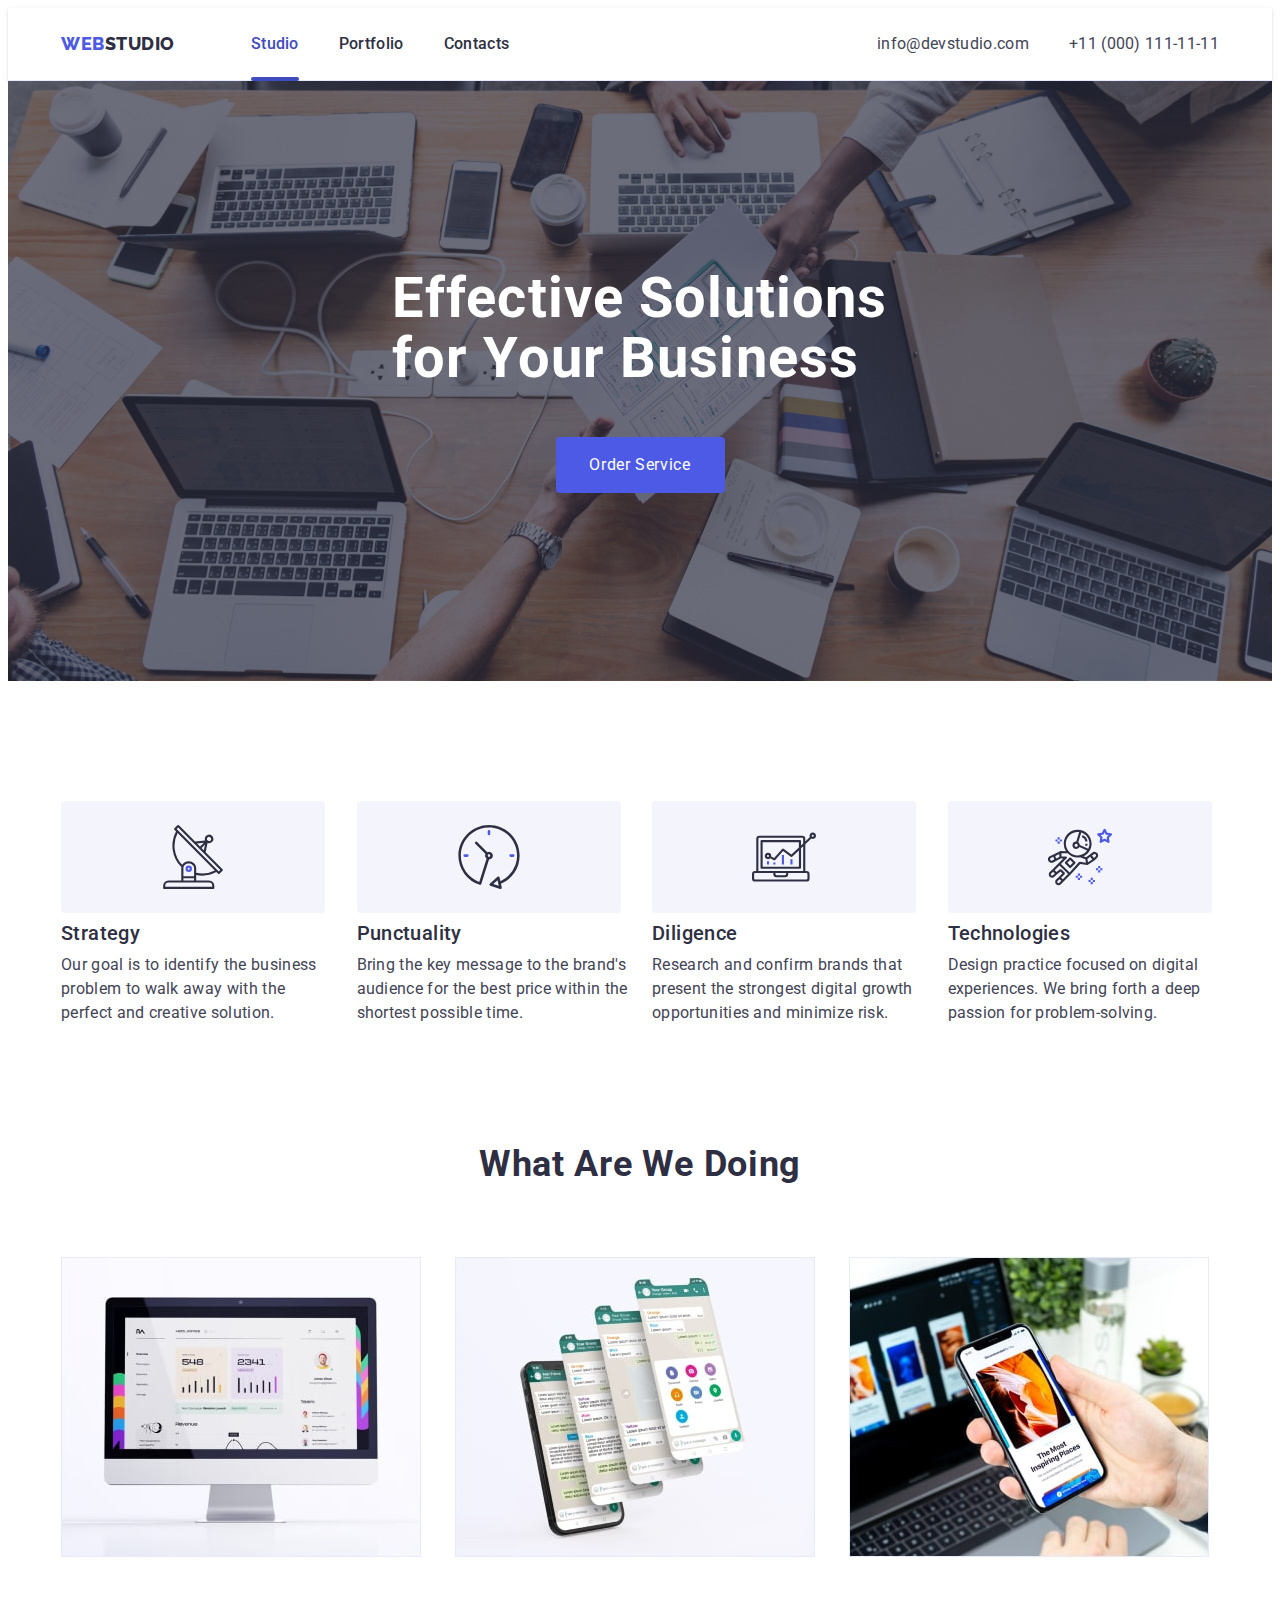
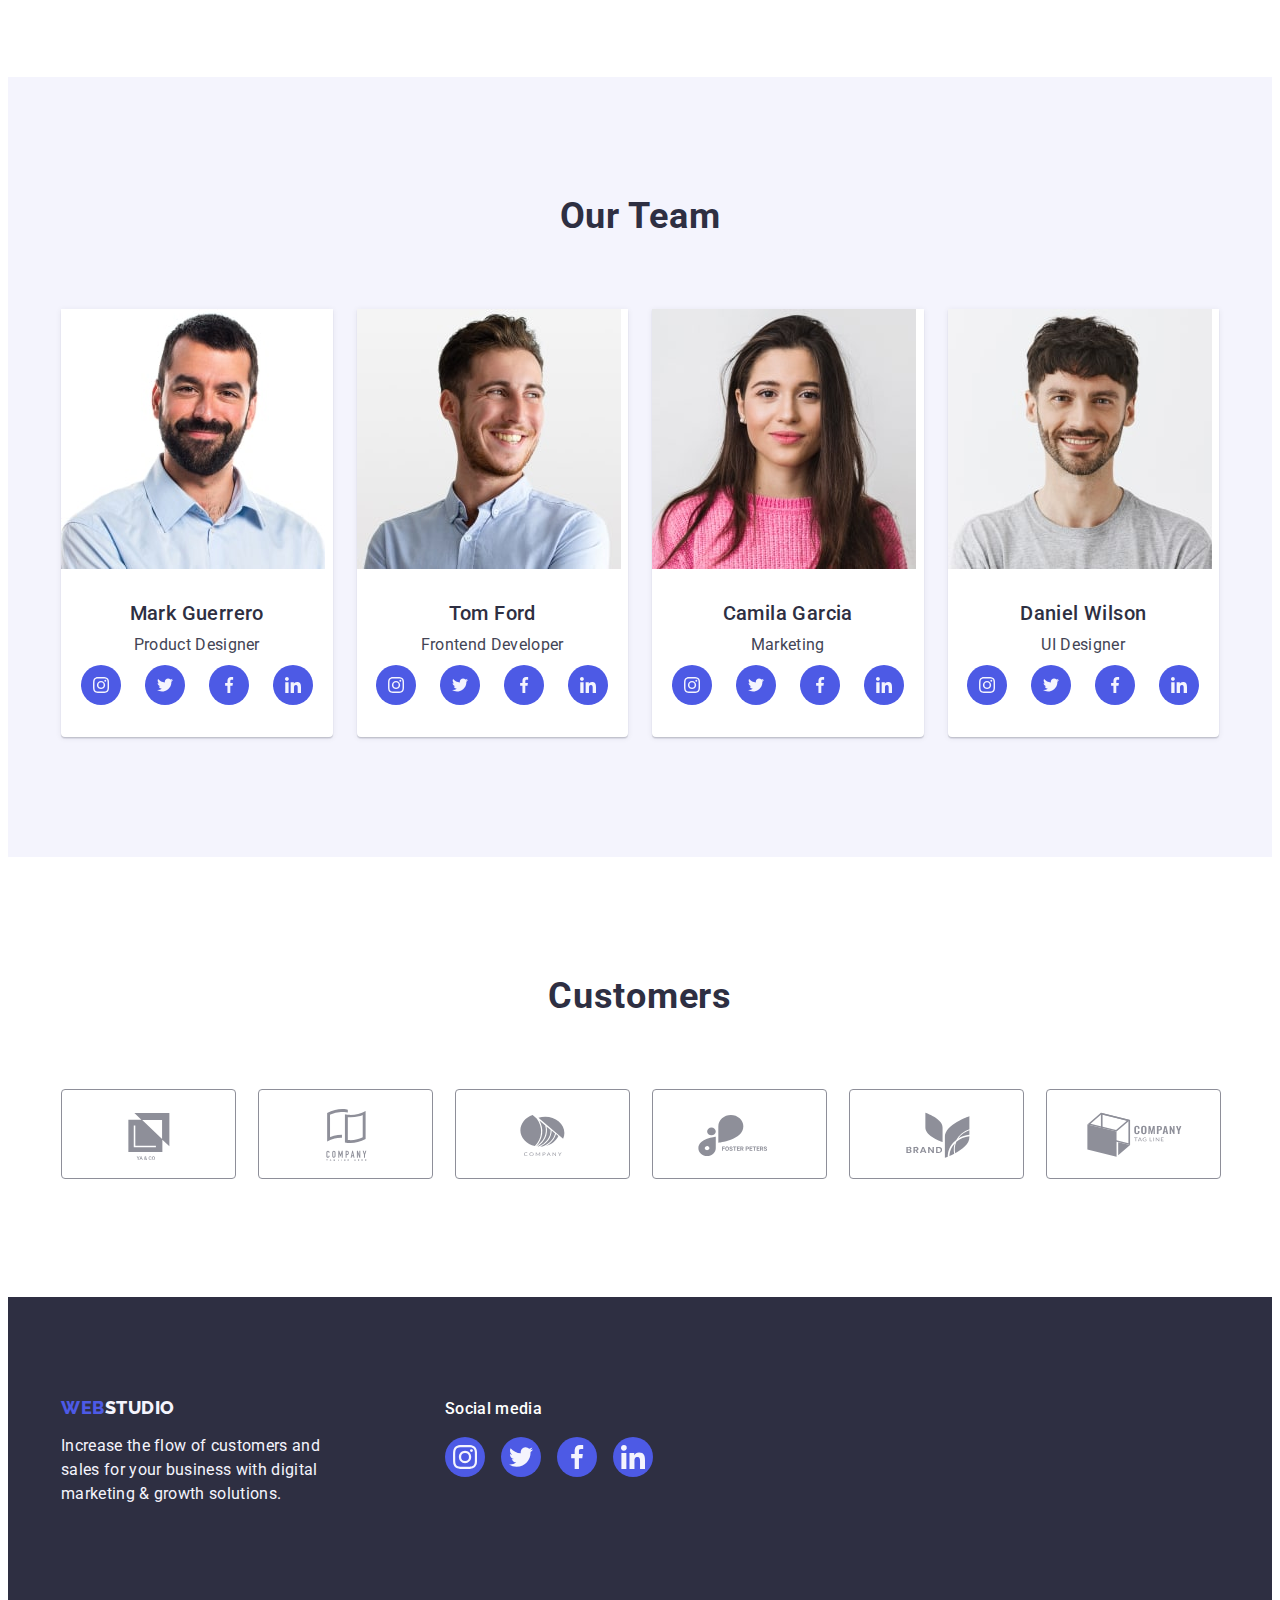
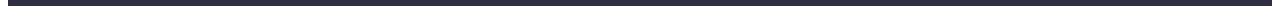
<file: index.html>
<!DOCTYPE html>
<html lang="en">
  <head>
    <meta charset="UTF-8" />
    <meta name="viewport" content="width=, initial-scale=1.0" />
    <title>Web Studio</title>
    <link rel="preconnect" href="https://fonts.googleapis.com" />
    <link rel="preconnect" href="https://fonts.gstatic.com" crossorigin />
    <link
      href="https://fonts.googleapis.com/css2?family=Raleway:wght@800&family=Roboto:wght@400;500;700;900&display=swap"
      rel="stylesheet"
    />
    <link
      rel="stylesheet"
      href="https://cdnjs.cloudflare.com/ajax/libs/modern-normalize/2.0.0/modern-normalize.min.css"
      integrity="sha512-4xo8blKMVCiXpTaLzQSLSw3KFOVPWhm/TRtuPVc4WG6kUgjH6J03IBuG7JZPkcWMxJ5huwaBpOpnwYElP/m6wg=="
      crossorigin="anonymous"
      referrerpolicy="no-referrer"
    />
    <link rel="stylesheet" href="./css/styles.css" />
  </head>
  <body>
    <header class="header">
      <div class="container header-container">
        <nav class="header-navigation">
          <a href="./index.html" class="logo link"
            >Web<span class="logo-accent">Studio</span></a
          >
          <ul class="header-menu-link list">
            <li>
              <a href="./index.html" class="header-menu-item link current"
                >Studio</a
              >
            </li>
            <li>
              <a href="./portfolio.html" class="header-menu-item link"
                >Portfolio</a
              >
            </li>
            <li><a href="" class="header-menu-item link">Contacts</a></li>
          </ul>
        </nav>
        <address class="socials">
          <ul class="header-socials list">
            <li>
              <a
                href="mailto:info@devstudio.com"
                class="header-socials-item link"
                >info@devstudio.com</a
              >
            </li>
            <li>
              <a href="tel:+110001111111" class="header-socials-item link"
                >+11 (000) 111-11-11</a
              >
            </li>
          </ul>
        </address>
      </div>
    </header>
    <main>
      <section class="hero">
        <div class="container hero-container">
          <h1 class="hero-title">Effective Solutions for Your Business</h1>
          <button type="button" class="hero-btn" data-modal-open>
            Order Service
          </button>
        </div>
      </section>
      <section class="exposition">
        <div class="container exposition-container">
          <h2 class="visually-hidden section-title">exposition</h2>
          <ul class="exposition-list list">
            <li class="exposition-item">
              <div class="exposition-box">
                <svg class="exposition-icon" width="64" height="64">
                  <use href="./images/icons.svg#icon-antenna"></use>
                </svg>
              </div>
              <h3 class="exposition-subtitle section-subtitle">Strategy</h3>
              <p class="exposition-item-text section-text">
                Our goal is to identify the business problem to walk away with
                the perfect and creative solution.
              </p>
            </li>
            <li class="exposition-item">
              <div class="exposition-box">
                <svg class="exposition-icon" width="64" height="64">
                  <use href="./images/icons.svg#icon-clock"></use>
                </svg>
              </div>
              <h3 class="exposition-subtitle section-subtitle">Punctuality</h3>
              <p class="exposition-item-text section-text">
                Bring the key message to the brand's audience for the best price
                within the shortest possible time.
              </p>
            </li>
            <li class="exposition-item">
              <div class="exposition-box">
                <svg class="exposition-icon" width="64" height="64">
                  <use href="./images/icons.svg#icon-diagram"></use>
                </svg>
              </div>
              <h3 class="exposition-subtitle section-subtitle">Diligence</h3>
              <p class="exposition-item-text section-text">
                Research and confirm brands that present the strongest digital
                growth opportunities and minimize risk.
              </p>
            </li>
            <li class="exposition-item">
              <div class="exposition-box">
                <svg class="exposition-icon" width="64" height="64">
                  <use href="./images/icons.svg#icon-astronaut"></use>
                </svg>
              </div>
              <h3 class="exposition-subtitle section-subtitle">Technologies</h3>
              <p class="exposition-item-text section-text">
                Design practice focused on digital experiences. We bring forth a
                deep passion for problem-solving.
              </p>
            </li>
          </ul>
        </div>
      </section>
      <section class="we-doing">
        <div class="container">
          <h2 class="we-doing-title section-title">What are we doing</h2>
          <ul class="we-doing-list list">
            <li class="we-doing-item">
              <img
                src="./images/pc.jpg"
                alt="pc-screen"
                width="360"
                height="300"
              />
            </li>
            <li class="we-doing-item">
              <img
                src="./images/rectangle.jpg"
                alt="cellphone"
                width="360"
                height="300"
              />
            </li>
            <li class="we-doing-item">
              <img
                src="./images/mobile.jpg"
                alt="screen-cellphone"
                width="360"
                height="300"
              />
            </li>
          </ul>
        </div>
      </section>
      <section class="team">
        <div class="container">
          <h2 class="team-title section-title">Our Team</h2>
          <ul class="team-list list">
            <li class="team-item">
              <img
                src="./images/mark-gue.jpg"
                alt="mark guerrero"
                width="264"
                height="260"
              />
              <div class="worker">
                <h3 class="team-list-subtitle section-subtitle">
                  Mark Guerrero
                </h3>
                <p class="team-text section-text">Product Designer</p>

                <ul class="socials-item-blocks list">
                  <li class="socials-item-block">
                    <a class="team-socials-link link" href="">
                      <svg class="team-socials-icon" width="16" height="16">
                        <use href="./images/icons.svg#icon-instagram"></use>
                      </svg>
                    </a>
                  </li>
                  <li class="socials-item-block">
                    <a class="team-socials-link link" href="">
                      <svg class="team-socials-icon" width="16" height="16">
                        <use href="./images/icons.svg#icon-twitter"></use>
                      </svg>
                    </a>
                  </li>
                  <li class="socials-item-block">
                    <a class="team-socials-link link" href="">
                      <svg class="team-socials-icon" width="16" height="16">
                        <use href="./images/icons.svg#icon-facebook"></use>
                      </svg>
                    </a>
                  </li>
                  <li class="socials-item-block">
                    <a class="team-socials-link link" href="">
                      <svg class="team-socials-icon" width="16" height="16">
                        <use href="./images/icons.svg#icon-linkedin"></use>
                      </svg>
                    </a>
                  </li>
                </ul>
              </div>
            </li>
            <li class="team-item">
              <img
                src="./images/tom-ford.jpg"
                alt="tom ford"
                width="264"
                height="260"
              />
              <div class="worker">
                <h3 class="team-list-subtitle section-subtitle">Tom Ford</h3>
                <p class="team-text section-text">Frontend Developer</p>

                <ul class="socials-item-blocks list">
                  <li class="socials-item-block">
                    <a class="team-socials-link link" href="">
                      <svg class="team-socials-icon" width="16" height="16">
                        <use href="./images/icons.svg#icon-instagram"></use>
                      </svg>
                    </a>
                  </li>
                  <li class="socials-item-block">
                    <a class="team-socials-link link" href="">
                      <svg class="team-socials-icon" width="16" height="16">
                        <use href="./images/icons.svg#icon-twitter"></use>
                      </svg>
                    </a>
                  </li>
                  <li class="socials-item-block">
                    <a class="team-socials-link link" href="">
                      <svg class="team-socials-icon" width="16" height="16">
                        <use href="./images/icons.svg#icon-facebook"></use>
                      </svg>
                    </a>
                  </li>
                  <li class="socials-item-block">
                    <a class="team-socials-link link" href="">
                      <svg class="team-socials-icon" width="16" height="16">
                        <use href="./images/icons.svg#icon-linkedin"></use>
                      </svg>
                    </a>
                  </li>
                </ul>
              </div>
            </li>
            <li class="team-item">
              <img
                src="./images/camila-garcia.jpg"
                alt="camila garcia"
                width="264"
                height="260"
              />
              <div class="worker">
                <h3 class="team-list-subtitle section-subtitle">
                  Camila Garcia
                </h3>
                <p class="team-text section-text">Marketing</p>

                <ul class="socials-item-blocks list">
                  <li class="socials-item-block">
                    <a class="team-socials-link link" href="">
                      <svg class="team-socials-icon" width="16" height="16">
                        <use href="./images/icons.svg#icon-instagram"></use>
                      </svg>
                    </a>
                  </li>
                  <li class="socials-item-block">
                    <a class="team-socials-link link" href="">
                      <svg class="team-socials-icon" width="16" height="16">
                        <use href="./images/icons.svg#icon-twitter"></use>
                      </svg>
                    </a>
                  </li>
                  <li class="socials-item-block">
                    <a class="team-socials-link link" href="">
                      <svg class="team-socials-icon" width="16" height="16">
                        <use href="./images/icons.svg#icon-facebook"></use>
                      </svg>
                    </a>
                  </li>
                  <li class="socials-item-block">
                    <a class="team-socials-link link" href="">
                      <svg class="team-socials-icon" width="16" height="16">
                        <use href="./images/icons.svg#icon-linkedin"></use>
                      </svg>
                    </a>
                  </li>
                </ul>
              </div>
            </li>
            <li class="team-item">
              <img
                src="./images/daniel-wilson.jpg"
                alt="daniel wilson"
                width="264"
                height="260"
              />
              <div class="worker">
                <h3 class="team-list-subtitle section-subtitle">
                  Daniel Wilson
                </h3>
                <p class="team-text section-text">UI Designer</p>

                <ul class="socials-item-blocks list">
                  <li class="socials-item-block">
                    <a class="team-socials-link link" href="">
                      <svg class="team-socials-icon" width="16" height="16">
                        <use href="./images/icons.svg#icon-instagram"></use>
                      </svg>
                    </a>
                  </li>
                  <li class="socials-item-block">
                    <a class="team-socials-link link" href="">
                      <svg class="team-socials-icon" width="16" height="16">
                        <use href="./images/icons.svg#icon-twitter"></use>
                      </svg>
                    </a>
                  </li>
                  <li class="socials-item-block">
                    <a class="team-socials-link link" href="">
                      <svg class="team-socials-icon" width="16" height="16">
                        <use href="./images/icons.svg#icon-facebook"></use>
                      </svg>
                    </a>
                  </li>
                  <li class="socials-item-block">
                    <a class="team-socials-link link" href="">
                      <svg class="team-socials-icon" width="16" height="16">
                        <use href="./images/icons.svg#icon-linkedin"></use>
                      </svg>
                    </a>
                  </li>
                </ul>
              </div>
            </li>
          </ul>
        </div>
      </section>
      <section class="customers">
        <div class="container">
          <h2 class="customers-title section-title">Customers</h2>
          <ul class="customers-main-block">
            <li class="customers-block list">
              <a class="customers-link link" href="">
                <svg class="customers-icon" width="104" height="56">
                  <use href="./images/icons.svg#icon-logo1"></use>
                </svg>
              </a>
            </li>
            <li class="customers-block list">
              <a class="customers-link link" href="">
                <svg class="customers-icon" width="104" height="56">
                  <use href="./images/icons.svg#icon-logo2"></use>
                </svg>
              </a>
            </li>
            <li class="customers-block list">
              <a class="customers-link link" href="">
                <svg class="customers-icon" width="104" height="56">
                  <use href="./images/icons.svg#icon-logo3"></use>
                </svg>
              </a>
            </li>
            <li class="customers-block list">
              <a class="customers-link link" href="">
                <svg class="customers-icon" width="104" height="56">
                  <use href="./images/icons.svg#icon-logo4"></use>
                </svg>
              </a>
            </li>
            <li class="customers-block list">
              <a class="customers-link link" href="">
                <svg class="customers-icon" width="104" height="56">
                  <use href="./images/icons.svg#icon-logo5"></use>
                </svg>
              </a>
            </li>
            <li class="customers-block list">
              <a class="customers-link link" href="">
                <svg class="customers-icon" width="104" height="56">
                  <use href="./images/icons.svg#icon-logo6"></use>
                </svg>
              </a>
            </li>
          </ul>
        </div>
      </section>
    </main>
    <footer class="footer">
      <div class="container footer-container">
        <div class="footer-box1">
          <a href="./index.html" class="footer-link logo link">
            Web<span class="logo-accent-footer">Studio</span>
          </a>
          <p class="footer-text">
            Increase the flow of customers and sales for your business with
            digital marketing & growth solutions.
          </p>
        </div>
        <div class="footer-box2">
          <p class="footer-text-media">Social media</p>
          <ul class="footer-socials-block">
            <li class="footer-socials-item-block list">
              <a class="footer-social-link link" href="">
                <svg class="footer-socials-icon" width="24" height="24">
                  <use href="./images/icons.svg#icon-instagram"></use>
                </svg>
              </a>
            </li>
            <li class="footer-socials-item-block list">
              <a class="footer-social-link link" href="">
                <svg class="footer-socials-icon" width="24" height="24">
                  <use href="./images/icons.svg#icon-twitter"></use>
                </svg>
              </a>
            </li>
            <li class="footer-socials-item-block list">
              <a class="footer-social-link link" href="">
                <svg class="footer-socials-icon" width="24" height="24">
                  <use href="./images/icons.svg#icon-facebook"></use>
                </svg>
              </a>
            </li>
            <li class="footer-socials-item-block list">
              <a class="footer-social-link link" href="">
                <svg class="footer-socials-icon" width="24" height="24">
                  <use href="./images/icons.svg#icon-linkedin"></use>
                </svg>
              </a>
            </li>
          </ul>
        </div>
      </div>
    </footer>
    <div class="backdrop is-hidden" data-modal>
      <div class="modal">
        <button type="button" class="modal-button" data-modal-close>
          <svg class="modal-icon" width="8" height="8">
            <use href="./images/icons.svg#close-back"></use>
          </svg>
        </button>
      </div>
    </div>
    <script src="./js/modal.js"></script>
  </body>
</html>
</file>
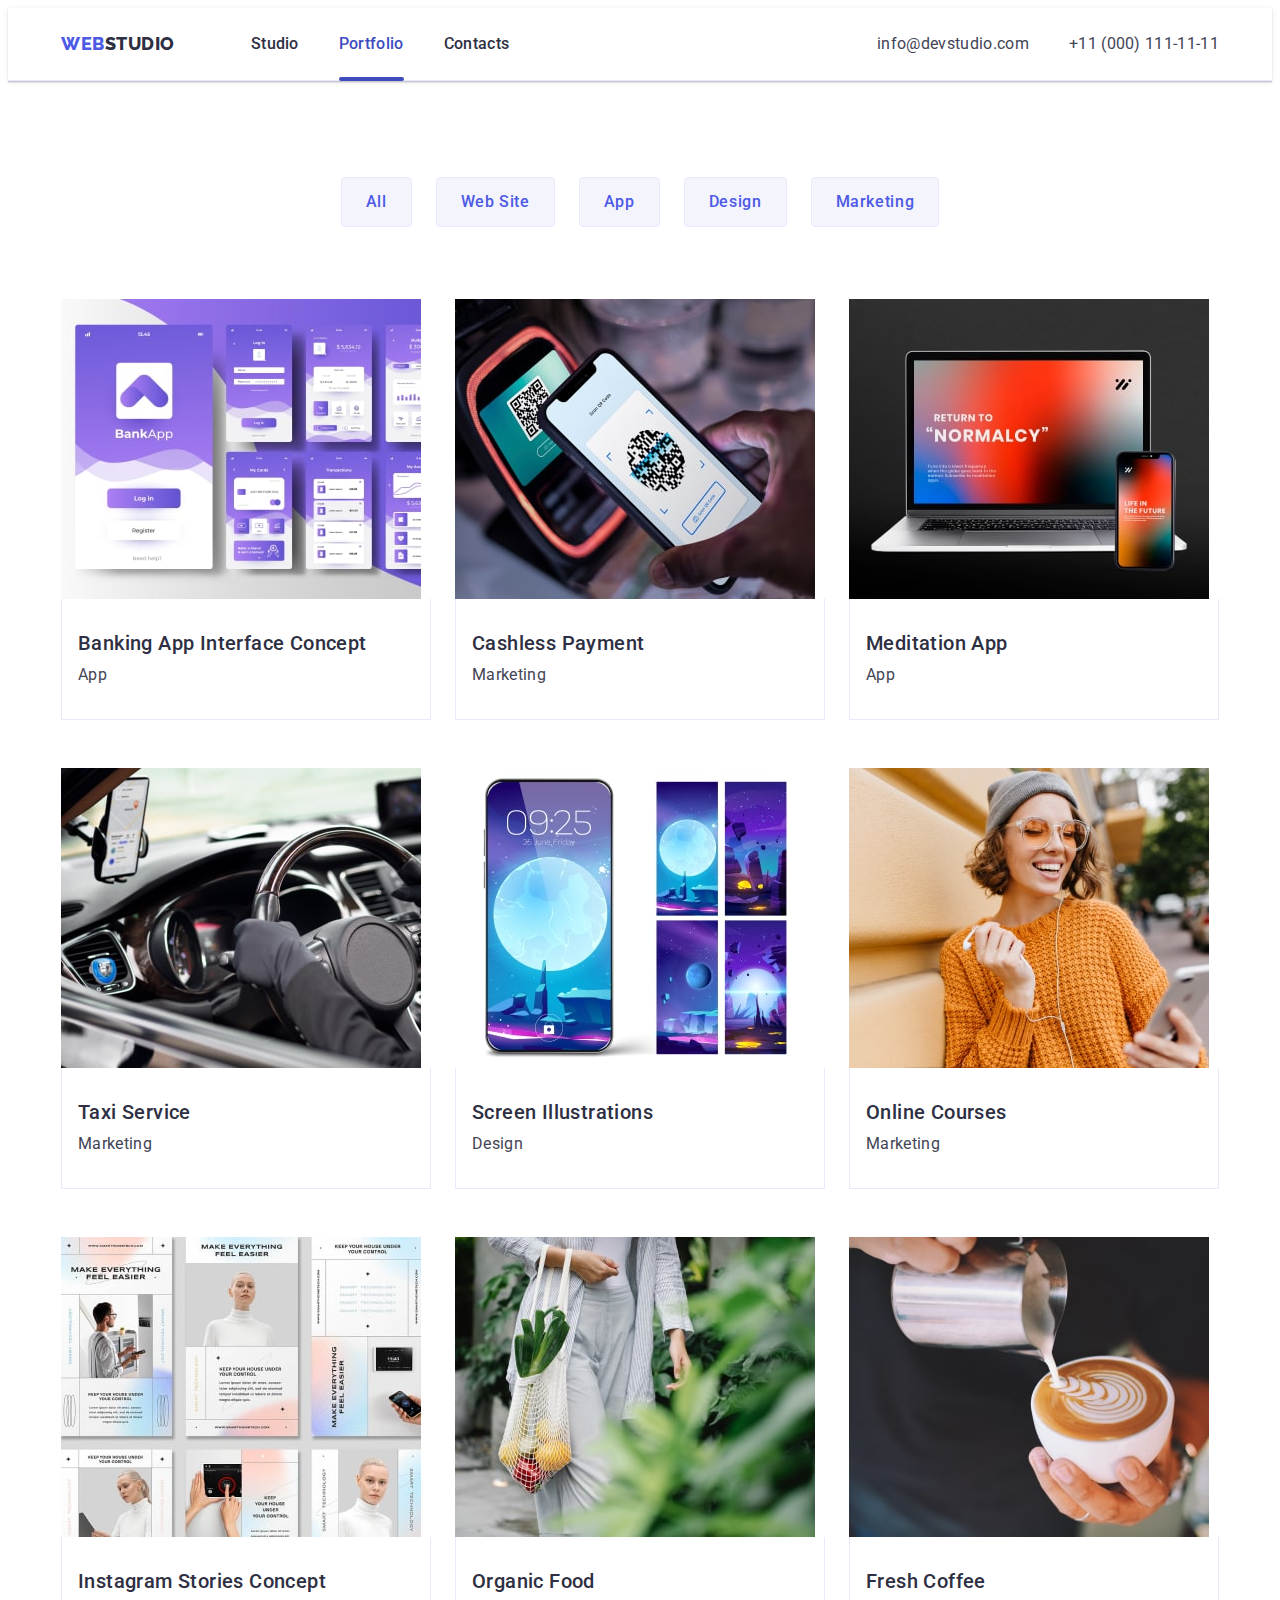
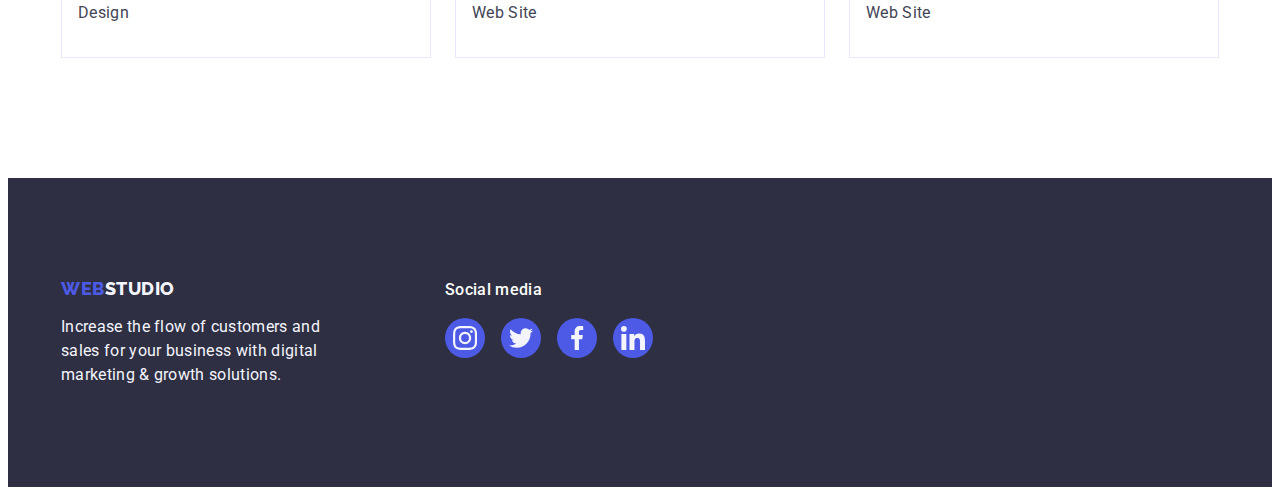
<file: portfolio.html>
<!DOCTYPE html>
<html lang="en">
  <head>
    <meta charset="UTF-8" />
    <meta name="viewport" content="width=device-width, initial-scale=1.0" />
    <title>Portfolio</title>
    <link rel="preconnect" href="https://fonts.googleapis.com" />
    <link rel="preconnect" href="https://fonts.gstatic.com" crossorigin />
    <link
      href="https://fonts.googleapis.com/css2?family=Raleway:wght@800&family=Roboto:wght@400;500;700;900&display=swap"
      rel="stylesheet"
    />
    <link
      rel="stylesheet"
      href="https://cdnjs.cloudflare.com/ajax/libs/modern-normalize/2.0.0/modern-normalize.min.css"
      integrity="sha512-4xo8blKMVCiXpTaLzQSLSw3KFOVPWhm/TRtuPVc4WG6kUgjH6J03IBuG7JZPkcWMxJ5huwaBpOpnwYElP/m6wg=="
      crossorigin="anonymous"
      referrerpolicy="no-referrer"
    />
    <link rel="stylesheet" href="./css/styles.css" />
  </head>
  <body>
    <header class="header">
      <div class="container header-container">
        <nav class="header-navigation">
          <a href="./index.html" class="logo link"
            >Web<span class="logo-accent">Studio</span></a
          >
          <ul class="header-menu-link list">
            <li>
              <a href="./index.html" class="header-menu-item link">Studio</a>
            </li>
            <li>
              <a href="./portfolio.html" class="header-menu-item link current"
                >Portfolio</a
              >
            </li>
            <li><a href="" class="header-menu-item link">Contacts</a></li>
          </ul>
        </nav>
        <address class="socials">
          <ul class="header-socials list">
            <li>
              <a
                href="mailto:info@devstudio.com"
                class="header-socials-item link"
                >info@devstudio.com</a
              >
            </li>
            <li>
              <a href="tel:+110001111111" class="header-socials-item link"
                >+11 (000) 111-11-11</a
              >
            </li>
          </ul>
        </address>
      </div>
    </header>
    <main>
      <section class="portfolio">
        <div class="container">
          <h1 class="visually-hidden">Portfolio</h1>
          <ul class="portfolio-list-btns list">
            <li class="btn-list-item">
              <button type="button" class="portfolio-btn">All</button>
            </li>
            <li class="btn-list-item">
              <button type="button" class="portfolio-btn">Web Site</button>
            </li>
            <li class="btn-list-item">
              <button type="button" class="portfolio-btn">App</button>
            </li>
            <li class="btn-list-item">
              <button type="button" class="portfolio-btn">Design</button>
            </li>
            <li class="btn-list-item">
              <button type="button" class="portfolio-btn">Marketing</button>
            </li>
          </ul>
          <ul class="portfolio-main-list list">
            <li class="portfolio-main-item">
              <a class="link portfolio-link" href="">
                <div class="portfolio-cover">
                  <img
                    src="./images/bankapp.jpg"
                    alt="Banking App"
                    width="360"
                    height="300"
                  />
                  <p class="portfolio-cover-text">
                    14 Stylish and User-Friendly App Design Concepts · Task
                    Manager App · Calorie Tracker App · Exotic Fruit Ecommerce
                    App · Cloud Storage App
                  </p>
                </div>
                <div class="prt-text-cont">
                  <h2 class="portfolio-list-subtitle section-subtitle">
                    Banking App Interface Concept
                  </h2>
                  <p class="portfolio-text">App</p>
                </div>
              </a>
            </li>
            <li class="portfolio-main-item">
              <a class="link portfolio-link" href="">
                <div class="portfolio-cover">
                  <img
                    src="./images/payment.jpg"
                    alt="Cashless Payment"
                    width="360"
                    height="300"
                  />
                  <p class="portfolio-cover-text">
                    14 Stylish and User-Friendly App Design Concepts · Task
                    Manager App · Calorie Tracker App · Exotic Fruit Ecommerce
                    App · Cloud Storage App
                  </p>
                </div>
                <div class="prt-text-cont">
                  <h2 class="portfolio-list-subtitle section-subtitle">
                    Cashless Payment
                  </h2>
                  <p class="portfolio-text">Marketing</p>
                </div>
              </a>
            </li>
            <li class="portfolio-main-item">
              <a class="link portfolio-link" href="">
                <div class="portfolio-cover">
                  <img
                    src="./images/maditation.jpg"
                    alt="Meditation App"
                    width="360"
                    height="300"
                  />
                  <p class="portfolio-cover-text">
                    14 Stylish and User-Friendly App Design Concepts · Task
                    Manager App · Calorie Tracker App · Exotic Fruit Ecommerce
                    App · Cloud Storage App
                  </p>
                </div>
                <div class="prt-text-cont">
                  <h2 class="portfolio-list-subtitle section-subtitle">
                    Meditation App
                  </h2>
                  <p class="portfolio-text">App</p>
                </div>
              </a>
            </li>
            <li class="portfolio-main-item">
              <a class="link portfolio-link" href="">
                <div class="portfolio-cover">
                  <img
                    src="./images/taxi.jpg"
                    alt="Taxi Service"
                    width="360"
                    height="300"
                  />
                  <p class="portfolio-cover-text">
                    14 Stylish and User-Friendly App Design Concepts · Task
                    Manager App · Calorie Tracker App · Exotic Fruit Ecommerce
                    App · Cloud Storage App
                  </p>
                </div>
                <div class="prt-text-cont">
                  <h2 class="portfolio-list-subtitle section-subtitle">
                    Taxi Service
                  </h2>
                  <p class="portfolio-text">Marketing</p>
                </div>
              </a>
            </li>
            <li class="portfolio-main-item">
              <a class="link portfolio-link" href="">
                <div class="portfolio-cover">
                  <img
                    src="./images/screenill.jpg"
                    alt="Screen illustration"
                    width="360"
                    height="300"
                  />
                  <p class="portfolio-cover-text">
                    14 Stylish and User-Friendly App Design Concepts · Task
                    Manager App · Calorie Tracker App · Exotic Fruit Ecommerce
                    App · Cloud Storage App
                  </p>
                </div>
                <div class="prt-text-cont">
                  <h2 class="portfolio-list-subtitle section-subtitle">
                    Screen Illustrations
                  </h2>
                  <p class="portfolio-text">Design</p>
                </div>
              </a>
            </li>
            <li class="portfolio-main-item">
              <a class="link portfolio-link" href="">
                <div class="portfolio-cover">
                  <img
                    src="./images/courses.jpg"
                    alt="Online Courses"
                    width="360"
                    height="300"
                  />
                  <p class="portfolio-cover-text">
                    14 Stylish and User-Friendly App Design Concepts · Task
                    Manager App · Calorie Tracker App · Exotic Fruit Ecommerce
                    App · Cloud Storage App
                  </p>
                </div>
                <div class="prt-text-cont">
                  <h2 class="portfolio-list-subtitle section-subtitle">
                    Online Courses
                  </h2>
                  <p class="portfolio-text">Marketing</p>
                </div>
              </a>
            </li>
            <li class="portfolio-main-item">
              <a class="link portfolio-link" href="">
                <div class="portfolio-cover">
                  <img
                    src="./images/instagram-stories.jpg"
                    alt="Stories Concept"
                    width="360"
                    height="300"
                  />
                  <p class="portfolio-cover-text">
                    14 Stylish and User-Friendly App Design Concepts · Task
                    Manager App · Calorie Tracker App · Exotic Fruit Ecommerce
                    App · Cloud Storage App
                  </p>
                </div>
                <div class="prt-text-cont">
                  <h2 class="portfolio-list-subtitle section-subtitle">
                    Instagram Stories Concept
                  </h2>
                  <p class="portfolio-text">Design</p>
                </div>
              </a>
            </li>
            <li class="portfolio-main-item">
              <a class="link portfolio-link" href="">
                <div class="portfolio-cover">
                  <img
                    src="./images/organic-food.jpg"
                    alt="Organic Food"
                    width="360"
                    height="300"
                  />
                  <p class="portfolio-cover-text">
                    14 Stylish and User-Friendly App Design Concepts · Task
                    Manager App · Calorie Tracker App · Exotic Fruit Ecommerce
                    App · Cloud Storage App
                  </p>
                </div>
                <div class="prt-text-cont">
                  <h2 class="portfolio-list-subtitle section-subtitle">
                    Organic Food
                  </h2>
                  <p class="portfolio-text">Web Site</p>
                </div>
              </a>
            </li>
            <li class="portfolio-main-item">
              <a class="link portfolio-link" href="">
                <div class="portfolio-cover">
                  <img
                    src="./images/fresh-coffee.jpg"
                    alt="Fresh Coffe"
                    width="360"
                    height="300"
                  />
                  <p class="portfolio-cover-text">
                    14 Stylish and User-Friendly App Design Concepts · Task
                    Manager App · Calorie Tracker App · Exotic Fruit Ecommerce
                    App · Cloud Storage App
                  </p>
                </div>
                <div class="prt-text-cont">
                  <h2 class="portfolio-list-subtitle section-subtitle">
                    Fresh Coffee
                  </h2>
                  <p class="portfolio-text">Web Site</p>
                </div>
              </a>
            </li>
          </ul>
        </div>
      </section>
    </main>
    <footer class="footer">
      <div class="container footer-container">
        <div class="footer-box1">
          <a href="./index.html" class="footer-link logo link">
            Web<span class="logo-accent-footer">Studio</span>
          </a>
          <p class="footer-text">
            Increase the flow of customers and sales for your business with
            digital marketing & growth solutions.
          </p>
        </div>
        <div class="footer-box2">
          <p class="footer-text-media">Social media</p>
          <ul class="footer-socials-block">
            <li class="footer-socials-item-block list">
              <a class="footer-social-link link" href="">
                <svg class="footer-socials-icon" width="24" height="24">
                  <use href="./images/icons.svg#icon-instagram"></use>
                </svg>
              </a>
            </li>
            <li class="footer-socials-item-block list">
              <a class="footer-social-link link" href="">
                <svg class="footer-socials-icon" width="24" height="24">
                  <use href="./images/icons.svg#icon-twitter"></use>
                </svg>
              </a>
            </li>
            <li class="footer-socials-item-block list">
              <a class="footer-social-link link" href="">
                <svg class="footer-socials-icon" width="24" height="24">
                  <use href="./images/icons.svg#icon-facebook"></use>
                </svg>
              </a>
            </li>
            <li class="footer-socials-item-block list">
              <a class="footer-social-link link" href="">
                <svg class="footer-socials-icon" width="24" height="24">
                  <use href="./images/icons.svg#icon-linkedin"></use>
                </svg>
              </a>
            </li>
          </ul>
        </div>
      </div>
    </footer>
  </body>
</html>
</file>
<file: css/styles.css>
:root {
  --accent-color: #2e2f42;
}

p,
h1,
h2,
h3,
h4,
h5,
h6 {
  margin-top: 0;
  margin-bottom: 0;
}

ul,
ol {
  margin-top: 0;
  margin-bottom: 0;
  padding-left: 0;
}

img {
  display: block;
  max-width: 100%;
  height: auto;
}

body {
  font-family: "Roboto", sans-serif;
  color: #434455;
  font-style: normal;
  background-color: #ffffff;
}

.container {
  max-width: 1158px;
  margin: 0 auto;
  padding: 0 15px;
}

.link {
  text-decoration: none;
}

.list {
  list-style-type: none;
}

.visually-hidden {
  position: absolute;
  width: 1px;
  height: 1px;
  margin: -1px;
  border: 0;
  padding: 0;
  white-space: nowrap;
  clip-path: inset(100%);
  clip: rect(0 0 0 0);
  overflow: hidden;
}

.section-title {
  color: var(--accent-color);
  font-size: 36px;
  font-weight: 700;
  line-height: 1.11;
  letter-spacing: 0.02em;
  text-transform: capitalize;
  text-align: center;
}

.section-text {
  font-size: 16px;
  font-weight: 400;
  line-height: 1.5;
  letter-spacing: 0.02em;
}

.section-subtitle {
  color: var(--accent-color);
  font-size: 20px;
  font-weight: 500;
  line-height: 1.2;
  letter-spacing: 0.02em;
}

/*--------------- HEADER ----------------*/

.header {
  border-bottom: 1px solid #e7e9fc;
  box-shadow: 0px 2px 1px rgba(46, 47, 66, 0.08),
    0px 1px 1px rgba(46, 47, 66, 0.16), 0px 1px 6px rgba(46, 47, 66, 0.08);
}

.logo {
  color: #4d5ae5;
  font-size: 18px;
  font-family: "Raleway", sans-serif;
  font-weight: 800;
  line-height: 1.17;
  letter-spacing: 0.03em;
  text-transform: uppercase;
  margin-right: 76px;
}

.logo-accent {
  color: var(--accent-color);
}

.header-container {
  display: flex;
}

.header-navigation {
  display: flex;
  flex-grow: 1;
  align-items: center;
}

.header-menu-link {
  display: flex;
  gap: 40px;
}

.header-socials {
  display: flex;
  gap: 40px;
}

.header-menu-item {
  display: block;
  color: var(--accent-color);
  font-size: 16px;
  font-weight: 500;
  line-height: 1.5;
  letter-spacing: 0.02em;
  padding: 24px 0;
  transition: color 250ms ease-in-out;
  transition-timing-function: cubic-bezier(0.4, 0, 0.2, 1);
}

.header-menu-item:hover,
.header-menu-item:focus {
  color: #404bbf;
}

.socials {
  font-style: normal;
}

.header-socials-item {
  color: #434455;
  font-size: 16px;
  font-weight: 400;
  line-height: 1.5;
  letter-spacing: 0.02em;
  padding: 24px 0;
  display: block;
  transition: color 250ms ease;
  transition-timing-function: cubic-bezier(0.4, 0, 0.2, 1);
}

.header-socials-item:hover,
.header-socials-item:focus {
  color: #404bbf;
}

.current {
  position: relative;
  color: #404bbf;
}

.current::after {
  content: "";
  height: 4px;
  width: 100%;
  background-color: #404bbf;
  border-radius: 2px;
  display: block;
  position: absolute;
  bottom: -1px;
  left: 0;
}

/*--------------- HERO ----------------*/

.hero {
  max-width: 1440px;
  margin: 0 auto;
  background-color: var(--accent-color);
  background-image: linear-gradient(
      rgba(46, 47, 66, 0.7),
      rgba(46, 47, 66, 0.7)
    ),
    url(../images/main-background.jpg);
  background-repeat: no-repeat;
  background-position: center;
  background-size: cover;
  padding-top: 188px;
  padding-bottom: 188px;
}

.hero-title {
  display: flex;
  margin: 0 auto;
  color: #fff;
  font-size: 56px;
  font-weight: 700;
  line-height: 1.07;
  letter-spacing: 0.02em;
  max-width: 496px;
}

.hero-btn {
  margin: 48px auto 0px;
  display: block;
  min-width: 169px;
  height: 56px;
  border: none;
  border-radius: 4px;
  padding: 16px 32px;
  color: #fff;
  font-size: 16px;
  font-family: inherit;
  line-height: 1.5;
  letter-spacing: 0.04em;
  background-color: #4d5ae5;
  cursor: pointer;
  transition: background-color 250ms ease;
  transition-timing-function: cubic-bezier(0.4, 0, 0.2, 1);
}

.hero-btn:hover,
.hero-btn:focus {
  background-color: #404bbf;
}

/*--------------- Exposition ----------------*/

.exposition {
  padding-top: 120px;
  padding-bottom: 120px;
}

.exposition-subtitle {
  margin-bottom: 8px;
}

.exposition-list {
  display: flex;
  gap: 24px;
}

.exposition-item {
  width: calc((100% - 72px) / 4);
}

.exposition-box {
  width: 264px;
  height: 112px;
  flex-shrink: 0;
  display: flex;
  align-items: center;
  justify-content: center;
  border-radius: 4px;
  background: var(--cloud, #f4f4fd);
  margin-bottom: 8px;
}

/*--------------- We-doing ----------------*/

.we-doing {
  padding-bottom: 120px;
}

.we-doing-title {
  text-align: center;
  margin: 0 auto;
  margin-bottom: 72px;
}

.we-doing-list {
  display: flex;
  gap: 24px;
  height: auto;
}

.we-doing-item {
  width: calc((100% - 48px) / 3);
}

/*--------------- TEAM ----------------*/

.team {
  background-color: #f4f4fd;
  padding: 120px 0;
}

.team-title {
  margin-bottom: 72px;
}

.team-list {
  display: flex;
  gap: 24px;
}

.worker {
  padding: 32px 0;
}

.team-item {
  width: calc((100% - 72px) / 4);
  background-color: #fff;
  border-radius: 0px 0px 4px 4px;
  box-shadow: 0px 1px 6px rgba(46, 47, 66, 0.08),
    0px 1px 1px rgba(46, 47, 66, 0.16), 0px 2px 1px rgba(46, 47, 66, 0.08);
}

.team-list-subtitle {
  display: flex;
  justify-content: center;
  margin-bottom: 8px;
  text-align: center;
}

.team-text {
  display: flex;
  justify-content: center;
  text-align: center;
  margin-bottom: 8px;
}

.socials-block {
  display: flex;
  margin: 8px 0;
}

.socials-item-blocks {
  display: flex;
  justify-content: center;
  gap: 24px;
}

.socials-item-block {
  width: 40px;
  height: 40px;
}

.team-socials-link {
  width: 100%;
  height: 100%;
  flex-shrink: 0;
  display: flex;
  align-items: center;
  justify-content: center;
  background-color: #4d5ae5;
  border-radius: 50%;
  transition: background-color 250ms cubic-bezier(0.4, 0, 0.2, 1);
}

.team-socials-link:hover {
  background-color: #404bbf;
}

.team-socials-link:focus {
  background-color: #404bbf;
}

.team-socials-icon {
  fill: #f4f4fd;
}

/*--------------- CUSTOMERS ----------------*/

.customers {
  padding: 120px 0;
}

.customers-title {
  margin-bottom: 72px;
}

.customers-main-block {
  display: flex;
  gap: 24px;
}

.customers-block {
  width: calc((100% - 120px) / 6);
  height: 88px;
}

.customers-link {
  width: 100%;
  height: 100%;
  display: flex;
  align-items: center;
  justify-content: center;
  border-radius: 4px;
  color: #8e8f99;
  border: 1px solid #8e8f99;
  transition: border-color 250ms cubic-bezier(0.4, 0, 0.2, 1),
    color 250ms cubic-bezier(0.4, 0, 0.2, 1);
}

.customers-link:is(:hover, :focus) {
  border: 1px solid #404bbf;
  color: #404bbf;
}

.customers-icon {
  fill: currentColor;
}

/*--------------- FOOTER ----------------*/

.footer {
  background-color: var(--accent-color);
  padding-top: 100px;
  padding-bottom: 100px;
}

.footer-container {
  display: flex;
  align-items: baseline;
}

.footer-box1 {
  margin-right: 120px;
}

.footer-link {
  display: inline-block;
  margin-bottom: 16px;
  margin-right: 0;
}

.logo-accent-footer {
  color: #f4f4fd;
}

.footer-text {
  display: flex;
  max-width: 264px;
  color: #f4f4fd;
  font-size: 16px;
  font-weight: 400;
  line-height: 1.5;
  letter-spacing: 0.02em;
}

.footer-text-media {
  color: #fff;
  margin-bottom: 16px;
  font-size: 16px;
  font-weight: 500;
  line-height: 1.5;
  letter-spacing: 0.02em;
}

.footer-socials-block {
  display: flex;
  gap: 16px;
}

.footer-socials-item-block {
  width: 40px;
  height: 40px;
}

.footer-social-link {
  width: 100%;
  height: 100%;
  background-color: #4d5ae5;
  border-radius: 50%;
  display: flex;
  align-items: center;
  justify-content: center;
  transition: background-color 250ms cubic-bezier(0.4, 0, 0.2, 1);
}

.footer-social-link:is(:hover, :focus) {
  background-color: #31d0aa;
}

.footer-socials-icon {
  fill: #f4f4fd;
}

/*--------------- PORTFOLIO ----------------*/

.portfolio {
  padding-top: 96px;
  padding-bottom: 120px;
}

.portfolio-list-btns {
  display: flex;
  margin-bottom: 72px;
  gap: 24px;
  justify-content: center;
}

.btn-list-item {
}

.portfolio-btn {
  color: #4d5ae5;
  font-size: 16px;
  font-family: inherit;
  font-weight: 500;
  line-height: 1.5;
  letter-spacing: 0.04em;
  background: #f4f4fd;
  cursor: pointer;
  border: 1px solid #e7e9fc;
  border-radius: 4px;
  padding: 12px 24px;
  transition: color 250ms cubic-bezier(0.4, 0, 0.2, 1),
    background-color 250ms cubic-bezier(0.4, 0, 0.2, 1),
    border-color 250ms cubic-bezier(0.4, 0, 0.2, 1),
    box-shadow 250ms cubic-bezier(0.4, 0, 0.2, 1);
}

.portfolio-btn:hover,
.portfolio-btn:focus {
  background-color: #404bbf;
  color: #ffffff;
  border: 1px solid transparent;
  box-shadow: 0px 3px 1px rgba(0, 0, 0, 0.1), 0px 2px 1px rgba(0, 0, 0, 0.08),
    0px 2px 2px rgba(0, 0, 0, 0.12);
}

.portfolio-main-list {
  display: flex;
  flex-wrap: wrap;
  column-gap: 24px;
  row-gap: 48px;
}

.portfolio-main-item {
  width: calc((100% - 48px) / 3);
}

.portfolio-link {
  display: block;
  transition: box-shadow 250ms cubic-bezier(0.4, 0, 0.2, 1);
}

.portfolio-link:is(:hover, :focus) {
  box-shadow: 0px 1px 6px rgba(46, 47, 66, 0.08),
    0px 1px 1px rgba(46, 47, 66, 0.16), 0px 2px 1px rgba(46, 47, 66, 0.08);
}

.portfolio-list-subtitle {
  margin-bottom: 8px;
}

.portfolio-text {
  color: #434455;
  font-size: 16px;
  font-weight: 400;
  line-height: 1.5;
  letter-spacing: 0.02em;
}

.portfolio-cover {
  position: relative;
  overflow: hidden;
}

.portfolio-cover-text {
  color: #f4f4fd;
  font-size: 16px;
  font-weight: 400;
  line-height: 1.5;
  letter-spacing: 0.02em;
  padding: 40px 32px;
  position: absolute;
  top: 0;
  left: 0;
  height: 100%;
  width: 100%;
  background-color: #4d5ae5;
  transform: translateY(100%);
  transition: transform 250ms ease-in-out;
  transition-timing-function: cubic-bezier(0.4, 0, 0.2, 1);
}

.portfolio-link:hover .portfolio-cover-text {
  transform: translateY(0%);
}

.portfolio-cover:focus .portfolio-cover-text {
  transform: translateY(0%);
}

.portfolio-link:focus .portfolio-cover-text {
  transform: translateY(0%);
}

.prt-text-cont {
  display: block;
  padding: 32px 16px;
  border: 1px solid #e7e9fc;
  border-top: none;
}

/*--------------- MODAL WINDOW ----------------*/

.backdrop {
  position: fixed;
  top: 0;
  width: 100%;
  height: 100%;
  background-color: rgba(46, 47, 66, 0.4);
  transition: opacity 250ms linear, visibility 250ms linear;
  transition-timing-function: cubic-bezier(0.4, 0, 0.2, 1);
}

.modal {
  width: 408px;
  min-height: 584px;
  background-color: #fcfcfc;
  box-shadow: 0px 1px 1px rgba(0, 0, 0, 0.14), 0px 1px 3px rgba(0, 0, 0, 0.12),
    0px 2px 1px rgba(0, 0, 0, 0.2);
  border-radius: 4px;
  position: absolute;
  left: 50%;
  top: 50%;
  transform: translate(-50%, -50%) scale(1);
  transition: transform 250ms linear;
  transition-timing-function: cubic-bezier(0.4, 0, 0.2, 1);
}

.backdrop.is-hidden .modal {
  transform: translate(-50%, -50%) scale(0);
}

.modal-button {
  width: 24px;
  height: 24px;
  cursor: pointer;
  position: absolute;
  top: 24px;
  right: 24px;
  border: 0;
  border-radius: 50%;
  display: flex;
  align-items: center;
  justify-content: center;
  border: 1px solid rgba(0, 0, 0, 0.1);
  padding: 0;
  transition: background-color 250ms cubic-bezier(0.4, 0, 0.2, 1),
    border 250ms cubic-bezier(0.4, 0, 0.2, 1);
  background-color: #e7e9fc;
}

.modal-button:is(:hover, :focus) {
  background-color: #404bbf;
  border: none;
}

.modal-button:is(:hover, :focus) .modal-icon {
  fill: #ffffff;
}

.modal-icon {
  position: absolute;
  left: 50%;
  top: 50%;
  transform: translate(-50%, -50%);
  fill: hsla(237, 18%, 22%, 1);
  transition: fill 250ms cubic-bezier(0.4, 0, 0.2, 1);
}

.modal-icon:is(:hover, :focus) {
  fill: #ffffff;
}

.is-hidden {
  opacity: 0;
  visibility: hidden;
  pointer-events: none;
}
</file>
